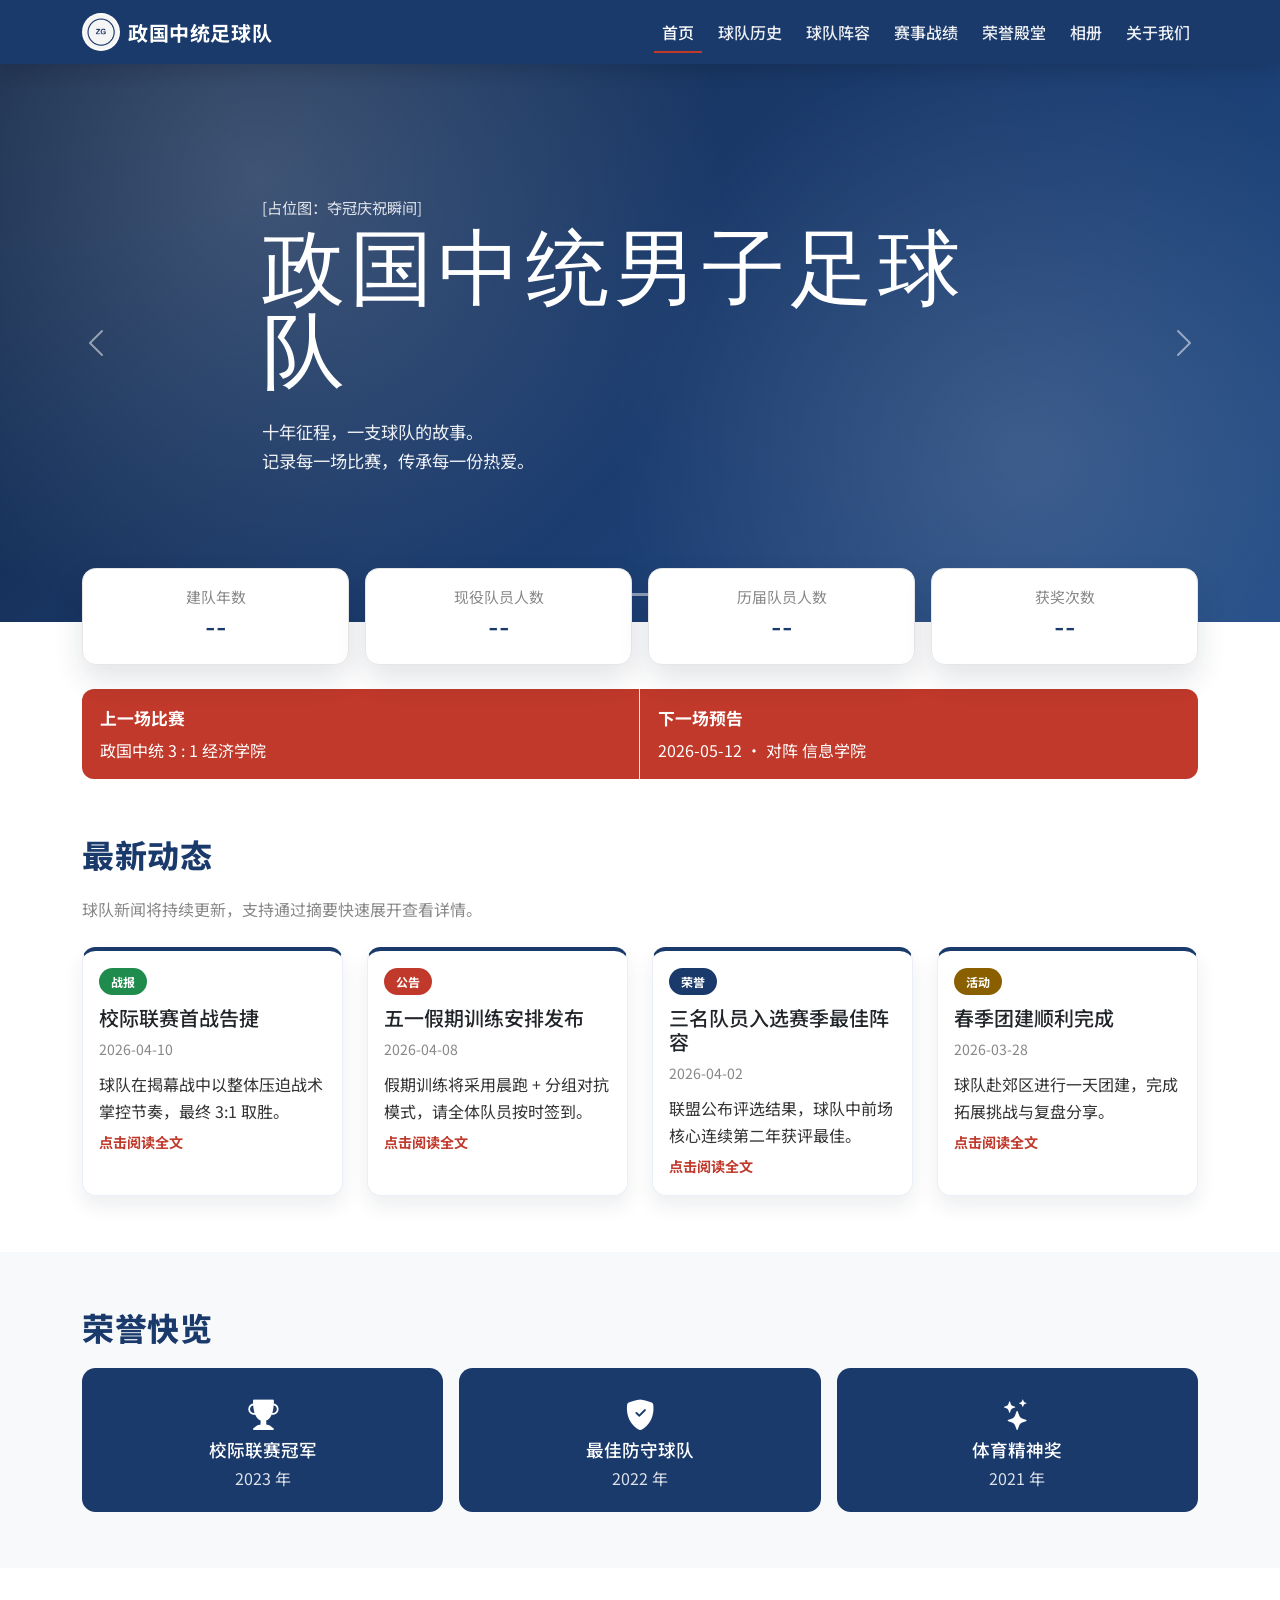
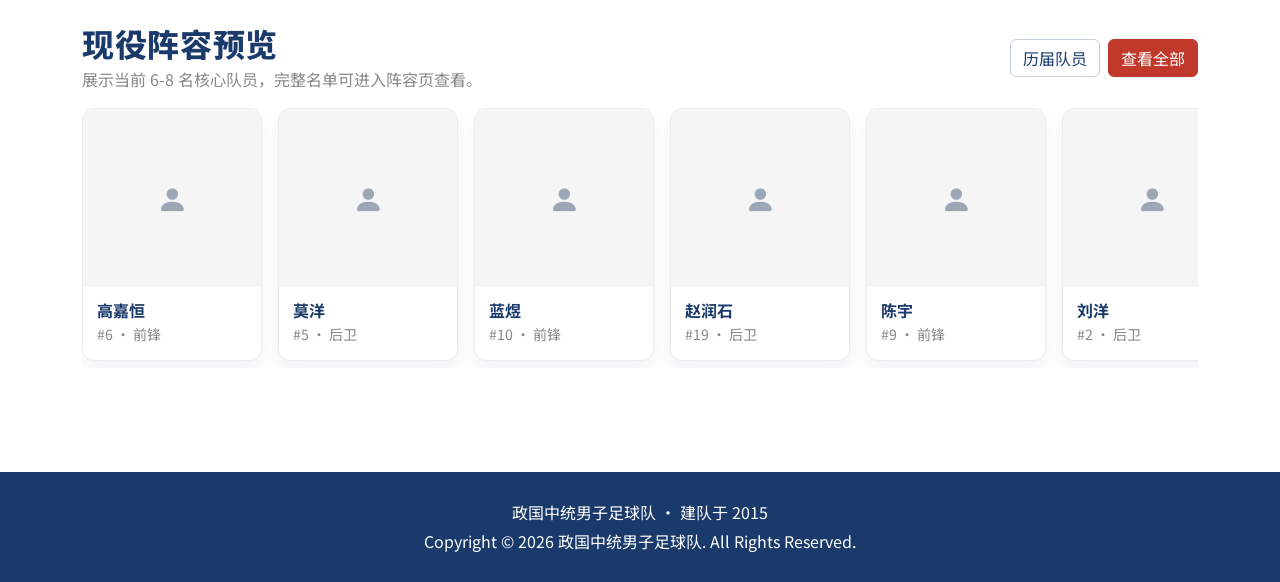
<file: index.html>
<!doctype html>
<html lang="zh-CN">
  <head>
    <meta charset="UTF-8">
    <meta name="viewport" content="width=device-width, initial-scale=1.0">
    <title>政国中统男子足球队 | 首页</title>
    <link rel="stylesheet" href="https://cdn.jsdelivr.net/npm/bootstrap@5.3.0/dist/css/bootstrap.min.css">
    <link rel="stylesheet" href="https://cdn.jsdelivr.net/npm/bootstrap-icons@1.11.3/font/bootstrap-icons.css">
    <link rel="stylesheet" href="css/style.css">
  </head>
  <body>
    <nav class="navbar navbar-expand-lg navbar-dark team-navbar sticky-top" aria-label="主导航">
      <div class="container">
        <a class="navbar-brand d-flex align-items-center" href="index.html">
          <img src="img/logo-placeholder.png" alt="球队 Logo 占位" class="team-logo me-2">
          <span>政国中统足球队</span>
        </a>
        <button class="navbar-toggler text-white border border-light" type="button" data-bs-toggle="collapse" data-bs-target="#mainNavbar" aria-controls="mainNavbar" aria-expanded="false" aria-label="切换导航">
          <span class="navbar-toggler-icon"></span>
        </button>
        <div class="collapse navbar-collapse" id="mainNavbar">
          <ul class="navbar-nav ms-auto mb-2 mb-lg-0 gap-lg-2">
            <li class="nav-item"><a class="nav-link active" href="index.html">首页</a></li>
            <li class="nav-item"><a class="nav-link" href="history.html">球队历史</a></li>
            <li class="nav-item"><a class="nav-link" href="roster.html">球队阵容</a></li>
            <li class="nav-item"><a class="nav-link" href="matches.html">赛事战绩</a></li>
            <li class="nav-item"><a class="nav-link" href="honors.html">荣誉殿堂</a></li>
            <li class="nav-item"><a class="nav-link" href="gallery.html">相册</a></li>
            <li class="nav-item"><a class="nav-link" href="about.html">关于我们</a></li>
          </ul>
        </div>
      </div>
    </nav>

    <header class="hero-section">
      <div id="heroCarousel" class="carousel slide hero-carousel" data-bs-ride="carousel" data-bs-interval="4200">
        <div class="carousel-indicators">
          <button type="button" data-bs-target="#heroCarousel" data-bs-slide-to="0" class="active" aria-current="true" aria-label="幻灯片 1"></button>
          <button type="button" data-bs-target="#heroCarousel" data-bs-slide-to="1" aria-label="幻灯片 2"></button>
          <button type="button" data-bs-target="#heroCarousel" data-bs-slide-to="2" aria-label="幻灯片 3"></button>
          <button type="button" data-bs-target="#heroCarousel" data-bs-slide-to="3" aria-label="幻灯片 4"></button>
          <button type="button" data-bs-target="#heroCarousel" data-bs-slide-to="4" aria-label="幻灯片 5"></button>
        </div>
        <div class="carousel-inner">
          <div class="carousel-item active">
            <div class="hero-slide slide-1">
              <div class="container hero-content">
                <p class="hero-caption">[占位图：夺冠庆祝瞬间]</p>
                <h1 class="hero-title">政国中统男子足球队</h1>
                <p class="hero-subtitle">十年征程，一支球队的故事。<br>记录每一场比赛，传承每一份热爱。</p>
              </div>
            </div>
          </div>
          <div class="carousel-item">
            <div class="hero-slide slide-2">
              <div class="container hero-content">
                <p class="hero-caption">[占位图：关键进球后的全队拥抱]</p>
                <h1 class="hero-title">政国中统男子足球队</h1>
                <p class="hero-subtitle">十年征程，一支球队的故事。<br>记录每一场比赛，传承每一份热爱。</p>
              </div>
            </div>
          </div>
          <div class="carousel-item">
            <div class="hero-slide slide-3">
              <div class="container hero-content">
                <p class="hero-caption">[占位图：雨战拼抢镜头]</p>
                <h1 class="hero-title">政国中统男子足球队</h1>
                <p class="hero-subtitle">十年征程，一支球队的故事。<br>记录每一场比赛，传承每一份热爱。</p>
              </div>
            </div>
          </div>
          <div class="carousel-item">
            <div class="hero-slide slide-4">
              <div class="container hero-content">
                <p class="hero-caption">[占位图：训练日常与战术讨论]</p>
                <h1 class="hero-title">政国中统男子足球队</h1>
                <p class="hero-subtitle">十年征程，一支球队的故事。<br>记录每一场比赛，传承每一份热爱。</p>
              </div>
            </div>
          </div>
          <div class="carousel-item">
            <div class="hero-slide slide-5">
              <div class="container hero-content">
                <p class="hero-caption">[占位图：球队团建合照]</p>
                <h1 class="hero-title">政国中统男子足球队</h1>
                <p class="hero-subtitle">十年征程，一支球队的故事。<br>记录每一场比赛，传承每一份热爱。</p>
              </div>
            </div>
          </div>
        </div>
        <button class="carousel-control-prev" type="button" data-bs-target="#heroCarousel" data-bs-slide="prev">
          <span class="carousel-control-prev-icon" aria-hidden="true"></span>
          <span class="visually-hidden">上一张</span>
        </button>
        <button class="carousel-control-next" type="button" data-bs-target="#heroCarousel" data-bs-slide="next">
          <span class="carousel-control-next-icon" aria-hidden="true"></span>
          <span class="visually-hidden">下一张</span>
        </button>
      </div>

      <div class="container stats-row">
        <div class="row g-3">
          <div class="col-6 col-lg-3">
            <article class="stat-card">
              <p class="stat-label">建队年数</p>
              <p class="stat-value">--</p>
            </article>
          </div>
          <div class="col-6 col-lg-3">
            <article class="stat-card">
              <p class="stat-label">现役队员人数</p>
              <p class="stat-value">--</p>
            </article>
          </div>
          <div class="col-6 col-lg-3">
            <article class="stat-card">
              <p class="stat-label">历届队员人数</p>
              <p class="stat-value">--</p>
            </article>
          </div>
          <div class="col-6 col-lg-3">
            <article class="stat-card">
              <p class="stat-label">获奖次数</p>
              <p class="stat-value">--</p>
            </article>
          </div>
        </div>

        <div class="match-ticker">
          <div class="row g-0">
            <div class="col-lg-6 border-end border-light-subtle">
              <div class="match-item">
                <strong>上一场比赛</strong>
                <span>政国中统 3 : 1 经济学院</span>
              </div>
            </div>
            <div class="col-lg-6">
              <div class="match-item">
                <strong>下一场预告</strong>
                <span>2026-05-12 · 对阵 信息学院</span>
              </div>
            </div>
          </div>
        </div>
      </div>
    </header>

    <main>
      <section class="section-block">
        <div class="container">
          <h2 class="section-heading">最新动态</h2>
          <p class="section-subheading">球队新闻将持续更新，支持通过摘要快速展开查看详情。</p>
          <div class="row row-cols-1 row-cols-md-2 row-cols-xl-4 g-4">
            <div class="col">
              <article class="card news-card">
                <div class="card-body">
                  <span class="news-tag battle">战报</span>
                  <h3 class="h5">校际联赛首战告捷</h3>
                  <p class="news-date">2026-04-10</p>
                  <a class="news-summary-link" href="#">
                    球队在揭幕战中以整体压迫战术掌控节奏，最终 3:1 取胜。<span class="read-hint">点击阅读全文</span>
                  </a>
                  <p class="news-more">下半场通过边路提速完成关键突破，教练组对阵型执行力给予肯定。</p>
                </div>
              </article>
            </div>
            <div class="col">
              <article class="card news-card">
                <div class="card-body">
                  <span class="news-tag notice">公告</span>
                  <h3 class="h5">五一假期训练安排发布</h3>
                  <p class="news-date">2026-04-08</p>
                  <a class="news-summary-link" href="#">
                    假期训练将采用晨跑 + 分组对抗模式，请全体队员按时签到。<span class="read-hint">点击阅读全文</span>
                  </a>
                  <p class="news-more">教练组已公布每位队员的负荷建议，重点强调拉伸恢复和饮食管理。</p>
                </div>
              </article>
            </div>
            <div class="col">
              <article class="card news-card">
                <div class="card-body">
                  <span class="news-tag honor">荣誉</span>
                  <h3 class="h5">三名队员入选赛季最佳阵容</h3>
                  <p class="news-date">2026-04-02</p>
                  <a class="news-summary-link" href="#">
                    联盟公布评选结果，球队中前场核心连续第二年获评最佳。<span class="read-hint">点击阅读全文</span>
                  </a>
                  <p class="news-more">俱乐部将于下周举行内部表彰会，并在荣誉殿堂页面同步更新完整名单。</p>
                </div>
              </article>
            </div>
            <div class="col">
              <article class="card news-card">
                <div class="card-body">
                  <span class="news-tag activity">活动</span>
                  <h3 class="h5">春季团建顺利完成</h3>
                  <p class="news-date">2026-03-28</p>
                  <a class="news-summary-link" href="#">
                    球队赴郊区进行一天团建，完成拓展挑战与复盘分享。<span class="read-hint">点击阅读全文</span>
                  </a>
                  <p class="news-more">本次活动重点提升沟通效率与临场协作，队内氛围和默契度显著提升。</p>
                </div>
              </article>
            </div>
          </div>
        </div>
      </section>

      <section class="section-block bg-light">
        <div class="container">
          <h2 class="section-heading">荣誉快览</h2>
          <div class="row g-3">
            <div class="col-md-4">
              <article class="honor-quick-card">
                <i class="bi bi-trophy-fill" aria-hidden="true"></i>
                <h3>校际联赛冠军</h3>
                <p>2023 年</p>
              </article>
            </div>
            <div class="col-md-4">
              <article class="honor-quick-card">
                <i class="bi bi-shield-fill-check" aria-hidden="true"></i>
                <h3>最佳防守球队</h3>
                <p>2022 年</p>
              </article>
            </div>
            <div class="col-md-4">
              <article class="honor-quick-card">
                <i class="bi bi-stars" aria-hidden="true"></i>
                <h3>体育精神奖</h3>
                <p>2021 年</p>
              </article>
            </div>
          </div>
        </div>
      </section>

      <section class="section-block">
        <div class="container">
          <div class="d-flex flex-wrap justify-content-between align-items-center gap-2 mb-3">
            <div>
              <h2 class="section-heading mb-1">现役阵容预览</h2>
              <p class="section-subheading mb-0">展示当前 6-8 名核心队员，完整名单可进入阵容页查看。</p>
            </div>
            <div class="d-flex gap-2">
              <a class="btn btn-team-outline" href="alumni.html">历届队员</a>
              <a class="btn btn-team-primary" href="roster.html">查看全部</a>
            </div>
          </div>
          <div id="rosterPreviewList" class="preview-scroll">
            <div class="empty-state">阵容加载中...</div>
          </div>
        </div>
      </section>
    </main>

    <footer class="team-footer py-4">
      <div class="container text-center">
        <p>政国中统男子足球队 · 建队于 2015</p>
        <p>Copyright © <span id="footerYear"></span> 政国中统男子足球队. All Rights Reserved.</p>
      </div>
    </footer>

    <script src="https://cdn.jsdelivr.net/npm/bootstrap@5.3.0/dist/js/bootstrap.bundle.min.js"></script>
    <script src="js/main.js"></script>
  </body>
</html>
</file>
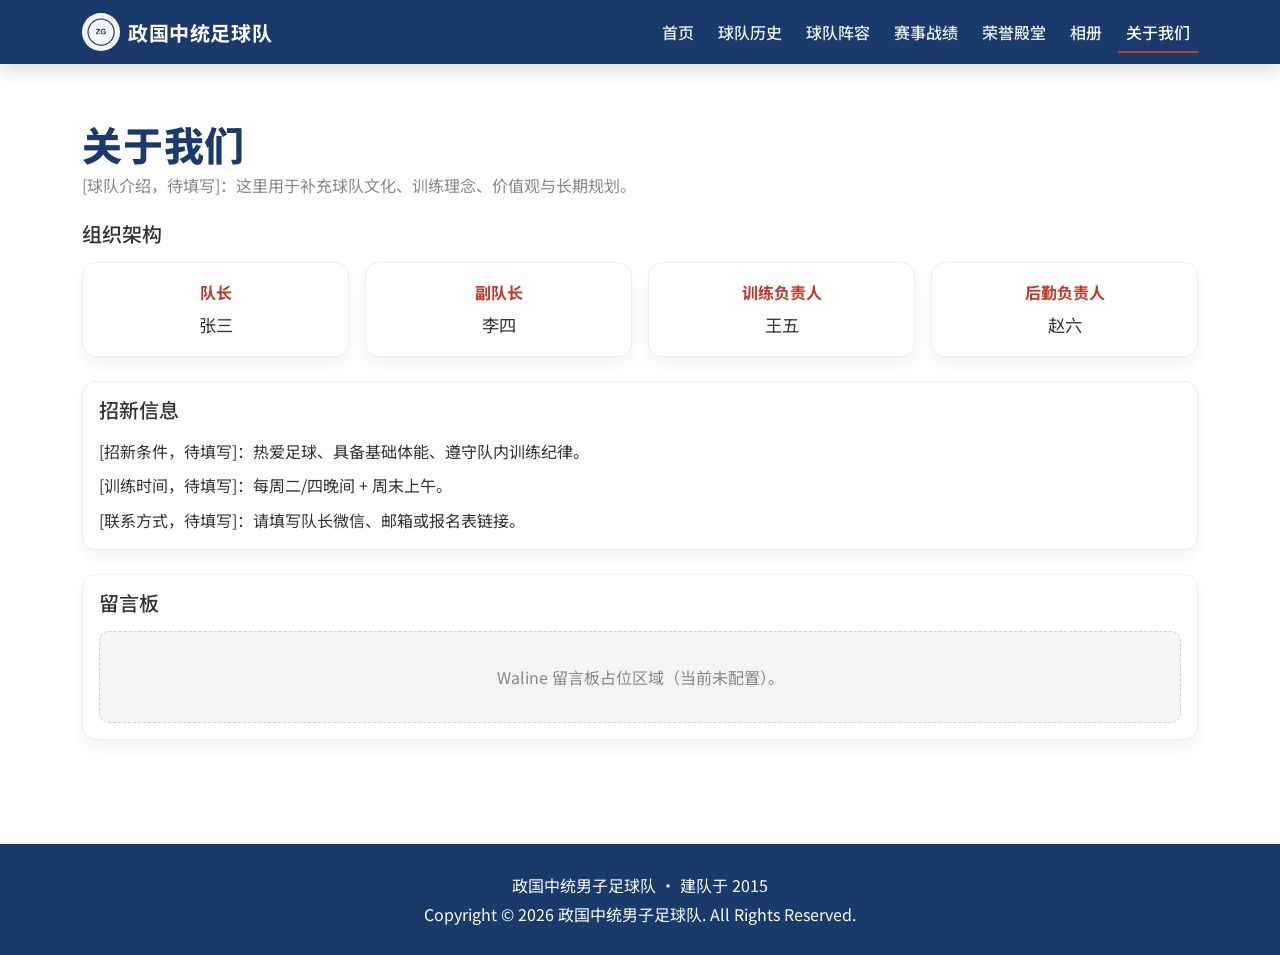
<file: about.html>
<!doctype html>
<html lang="zh-CN">
  <head>
    <meta charset="UTF-8">
    <meta name="viewport" content="width=device-width, initial-scale=1.0">
    <title>政国中统男子足球队 | 关于我们</title>
    <link rel="stylesheet" href="https://cdn.jsdelivr.net/npm/bootstrap@5.3.0/dist/css/bootstrap.min.css">
    <link rel="stylesheet" href="https://cdn.jsdelivr.net/npm/bootstrap-icons@1.11.3/font/bootstrap-icons.css">
    <link rel="stylesheet" href="css/style.css">
  </head>
  <body>
    <nav class="navbar navbar-expand-lg navbar-dark team-navbar sticky-top" aria-label="主导航">
      <div class="container">
        <a class="navbar-brand d-flex align-items-center" href="index.html">
          <img src="img/logo-placeholder.png" alt="球队 Logo 占位" class="team-logo me-2">
          <span>政国中统足球队</span>
        </a>
        <button class="navbar-toggler text-white border border-light" type="button" data-bs-toggle="collapse" data-bs-target="#mainNavbar" aria-controls="mainNavbar" aria-expanded="false" aria-label="切换导航">
          <span class="navbar-toggler-icon"></span>
        </button>
        <div class="collapse navbar-collapse" id="mainNavbar">
          <ul class="navbar-nav ms-auto mb-2 mb-lg-0 gap-lg-2">
            <li class="nav-item"><a class="nav-link" href="index.html">首页</a></li>
            <li class="nav-item"><a class="nav-link" href="history.html">球队历史</a></li>
            <li class="nav-item"><a class="nav-link" href="roster.html">球队阵容</a></li>
            <li class="nav-item"><a class="nav-link" href="matches.html">赛事战绩</a></li>
            <li class="nav-item"><a class="nav-link" href="honors.html">荣誉殿堂</a></li>
            <li class="nav-item"><a class="nav-link" href="gallery.html">相册</a></li>
            <li class="nav-item"><a class="nav-link active" href="about.html">关于我们</a></li>
          </ul>
        </div>
      </div>
    </nav>

    <main class="section-block">
      <div class="container">
        <section class="mb-4">
          <h1 class="section-heading mb-1">关于我们</h1>
          <p class="section-subheading">[球队介绍，待填写]：这里用于补充球队文化、训练理念、价值观与长期规划。</p>
        </section>

        <section class="mb-4">
          <h2 class="h5 mb-3">组织架构</h2>
          <div class="row g-3 org-grid">
            <div class="col-6 col-lg-3">
              <article class="about-card">
                <p class="org-role">队长</p>
                <p class="org-name">张三</p>
              </article>
            </div>
            <div class="col-6 col-lg-3">
              <article class="about-card">
                <p class="org-role">副队长</p>
                <p class="org-name">李四</p>
              </article>
            </div>
            <div class="col-6 col-lg-3">
              <article class="about-card">
                <p class="org-role">训练负责人</p>
                <p class="org-name">王五</p>
              </article>
            </div>
            <div class="col-6 col-lg-3">
              <article class="about-card">
                <p class="org-role">后勤负责人</p>
                <p class="org-name">赵六</p>
              </article>
            </div>
          </div>
        </section>

        <section class="about-card p-3 mb-4">
          <h2 class="h5 mb-3">招新信息</h2>
          <p class="mb-2">[招新条件，待填写]：热爱足球、具备基础体能、遵守队内训练纪律。</p>
          <p class="mb-2">[训练时间，待填写]：每周二/四晚间 + 周末上午。</p>
          <p class="mb-0">[联系方式，待填写]：请填写队长微信、邮箱或报名表链接。</p>
        </section>

        <section class="about-card p-3">
          <h2 class="h5 mb-3">留言板</h2>
          <!-- Waline 留言板：请按 README.md 中的教程完成配置后替换此处代码 -->
          <!--
          <link rel="stylesheet" href="https://unpkg.com/@waline/client@v3/dist/waline.css" />
          <div id="waline"></div>
          <script type="module">
            import { init } from "https://unpkg.com/@waline/client@v3/dist/waline.js";
            init({
              el: "#waline",
              serverURL: "https://your-waline-server.vercel.app",
              path: window.location.pathname
            });
          </script>
          -->
          <div class="placeholder-box">Waline 留言板占位区域（当前未配置）。</div>
        </section>
      </div>
    </main>

    <footer class="team-footer py-4">
      <div class="container text-center">
        <p>政国中统男子足球队 · 建队于 2015</p>
        <p>Copyright © <span id="footerYear"></span> 政国中统男子足球队. All Rights Reserved.</p>
      </div>
    </footer>

    <script src="https://cdn.jsdelivr.net/npm/bootstrap@5.3.0/dist/js/bootstrap.bundle.min.js"></script>
    <script src="js/main.js"></script>
  </body>
</html>
</file>
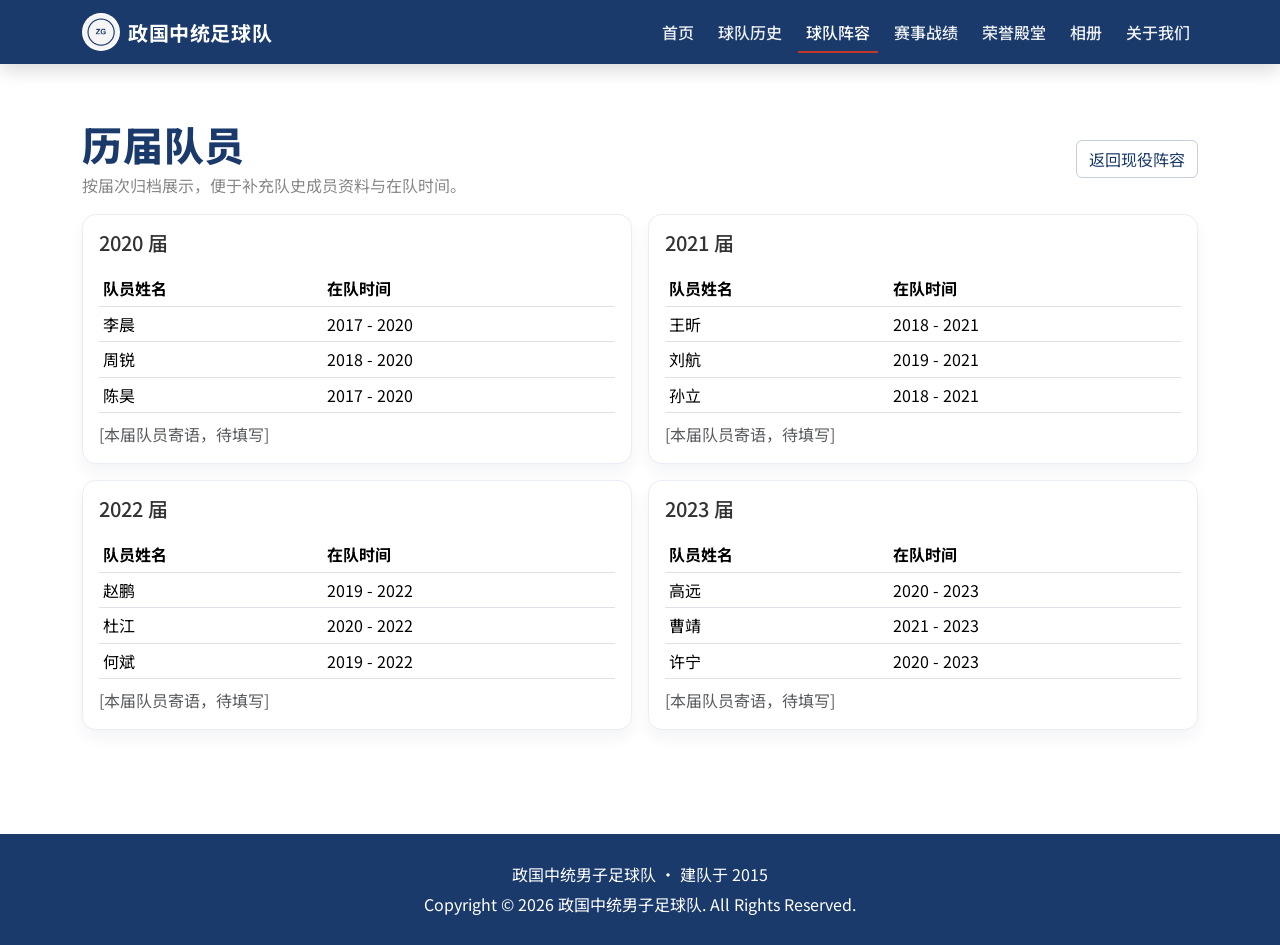
<file: alumni.html>
<!doctype html>
<html lang="zh-CN">
  <head>
    <meta charset="UTF-8">
    <meta name="viewport" content="width=device-width, initial-scale=1.0">
    <title>政国中统男子足球队 | 历届队员</title>
    <link rel="stylesheet" href="https://cdn.jsdelivr.net/npm/bootstrap@5.3.0/dist/css/bootstrap.min.css">
    <link rel="stylesheet" href="https://cdn.jsdelivr.net/npm/bootstrap-icons@1.11.3/font/bootstrap-icons.css">
    <link rel="stylesheet" href="css/style.css">
  </head>
  <body>
    <nav class="navbar navbar-expand-lg navbar-dark team-navbar sticky-top" aria-label="主导航">
      <div class="container">
        <a class="navbar-brand d-flex align-items-center" href="index.html">
          <img src="img/logo-placeholder.png" alt="球队 Logo 占位" class="team-logo me-2">
          <span>政国中统足球队</span>
        </a>
        <button class="navbar-toggler text-white border border-light" type="button" data-bs-toggle="collapse" data-bs-target="#mainNavbar" aria-controls="mainNavbar" aria-expanded="false" aria-label="切换导航">
          <span class="navbar-toggler-icon"></span>
        </button>
        <div class="collapse navbar-collapse" id="mainNavbar">
          <ul class="navbar-nav ms-auto mb-2 mb-lg-0 gap-lg-2">
            <li class="nav-item"><a class="nav-link" href="index.html">首页</a></li>
            <li class="nav-item"><a class="nav-link" href="history.html">球队历史</a></li>
            <li class="nav-item"><a class="nav-link active" href="roster.html">球队阵容</a></li>
            <li class="nav-item"><a class="nav-link" href="matches.html">赛事战绩</a></li>
            <li class="nav-item"><a class="nav-link" href="honors.html">荣誉殿堂</a></li>
            <li class="nav-item"><a class="nav-link" href="gallery.html">相册</a></li>
            <li class="nav-item"><a class="nav-link" href="about.html">关于我们</a></li>
          </ul>
        </div>
      </div>
    </nav>

    <main class="section-block">
      <div class="container">
        <div class="d-flex flex-wrap justify-content-between align-items-center gap-2 mb-3">
          <div>
            <h1 class="section-heading mb-1">历届队员</h1>
            <p class="section-subheading mb-0">按届次归档展示，便于补充队史成员资料与在队时间。</p>
          </div>
          <a class="btn btn-team-outline" href="roster.html">返回现役阵容</a>
        </div>

        <div class="row g-3">
          <div class="col-12 col-lg-6">
            <article class="alumni-card p-3 h-100">
              <h2 class="h5 mb-3">2020 届</h2>
              <div class="table-responsive">
                <table class="table table-sm align-middle mb-2">
                  <thead>
                    <tr>
                      <th>队员姓名</th>
                      <th>在队时间</th>
                    </tr>
                  </thead>
                  <tbody>
                    <tr><td>李晨</td><td>2017 - 2020</td></tr>
                    <tr><td>周锐</td><td>2018 - 2020</td></tr>
                    <tr><td>陈昊</td><td>2017 - 2020</td></tr>
                  </tbody>
                </table>
              </div>
              <p class="mb-0 text-muted">[本届队员寄语，待填写]</p>
            </article>
          </div>

          <div class="col-12 col-lg-6">
            <article class="alumni-card p-3 h-100">
              <h2 class="h5 mb-3">2021 届</h2>
              <div class="table-responsive">
                <table class="table table-sm align-middle mb-2">
                  <thead>
                    <tr>
                      <th>队员姓名</th>
                      <th>在队时间</th>
                    </tr>
                  </thead>
                  <tbody>
                    <tr><td>王昕</td><td>2018 - 2021</td></tr>
                    <tr><td>刘航</td><td>2019 - 2021</td></tr>
                    <tr><td>孙立</td><td>2018 - 2021</td></tr>
                  </tbody>
                </table>
              </div>
              <p class="mb-0 text-muted">[本届队员寄语，待填写]</p>
            </article>
          </div>

          <div class="col-12 col-lg-6">
            <article class="alumni-card p-3 h-100">
              <h2 class="h5 mb-3">2022 届</h2>
              <div class="table-responsive">
                <table class="table table-sm align-middle mb-2">
                  <thead>
                    <tr>
                      <th>队员姓名</th>
                      <th>在队时间</th>
                    </tr>
                  </thead>
                  <tbody>
                    <tr><td>赵鹏</td><td>2019 - 2022</td></tr>
                    <tr><td>杜江</td><td>2020 - 2022</td></tr>
                    <tr><td>何斌</td><td>2019 - 2022</td></tr>
                  </tbody>
                </table>
              </div>
              <p class="mb-0 text-muted">[本届队员寄语，待填写]</p>
            </article>
          </div>

          <div class="col-12 col-lg-6">
            <article class="alumni-card p-3 h-100">
              <h2 class="h5 mb-3">2023 届</h2>
              <div class="table-responsive">
                <table class="table table-sm align-middle mb-2">
                  <thead>
                    <tr>
                      <th>队员姓名</th>
                      <th>在队时间</th>
                    </tr>
                  </thead>
                  <tbody>
                    <tr><td>高远</td><td>2020 - 2023</td></tr>
                    <tr><td>曹靖</td><td>2021 - 2023</td></tr>
                    <tr><td>许宁</td><td>2020 - 2023</td></tr>
                  </tbody>
                </table>
              </div>
              <p class="mb-0 text-muted">[本届队员寄语，待填写]</p>
            </article>
          </div>
        </div>
      </div>
    </main>

    <footer class="team-footer py-4">
      <div class="container text-center">
        <p>政国中统男子足球队 · 建队于 2015</p>
        <p>Copyright © <span id="footerYear"></span> 政国中统男子足球队. All Rights Reserved.</p>
      </div>
    </footer>

    <script src="https://cdn.jsdelivr.net/npm/bootstrap@5.3.0/dist/js/bootstrap.bundle.min.js"></script>
    <script src="js/main.js"></script>
  </body>
</html>
</file>
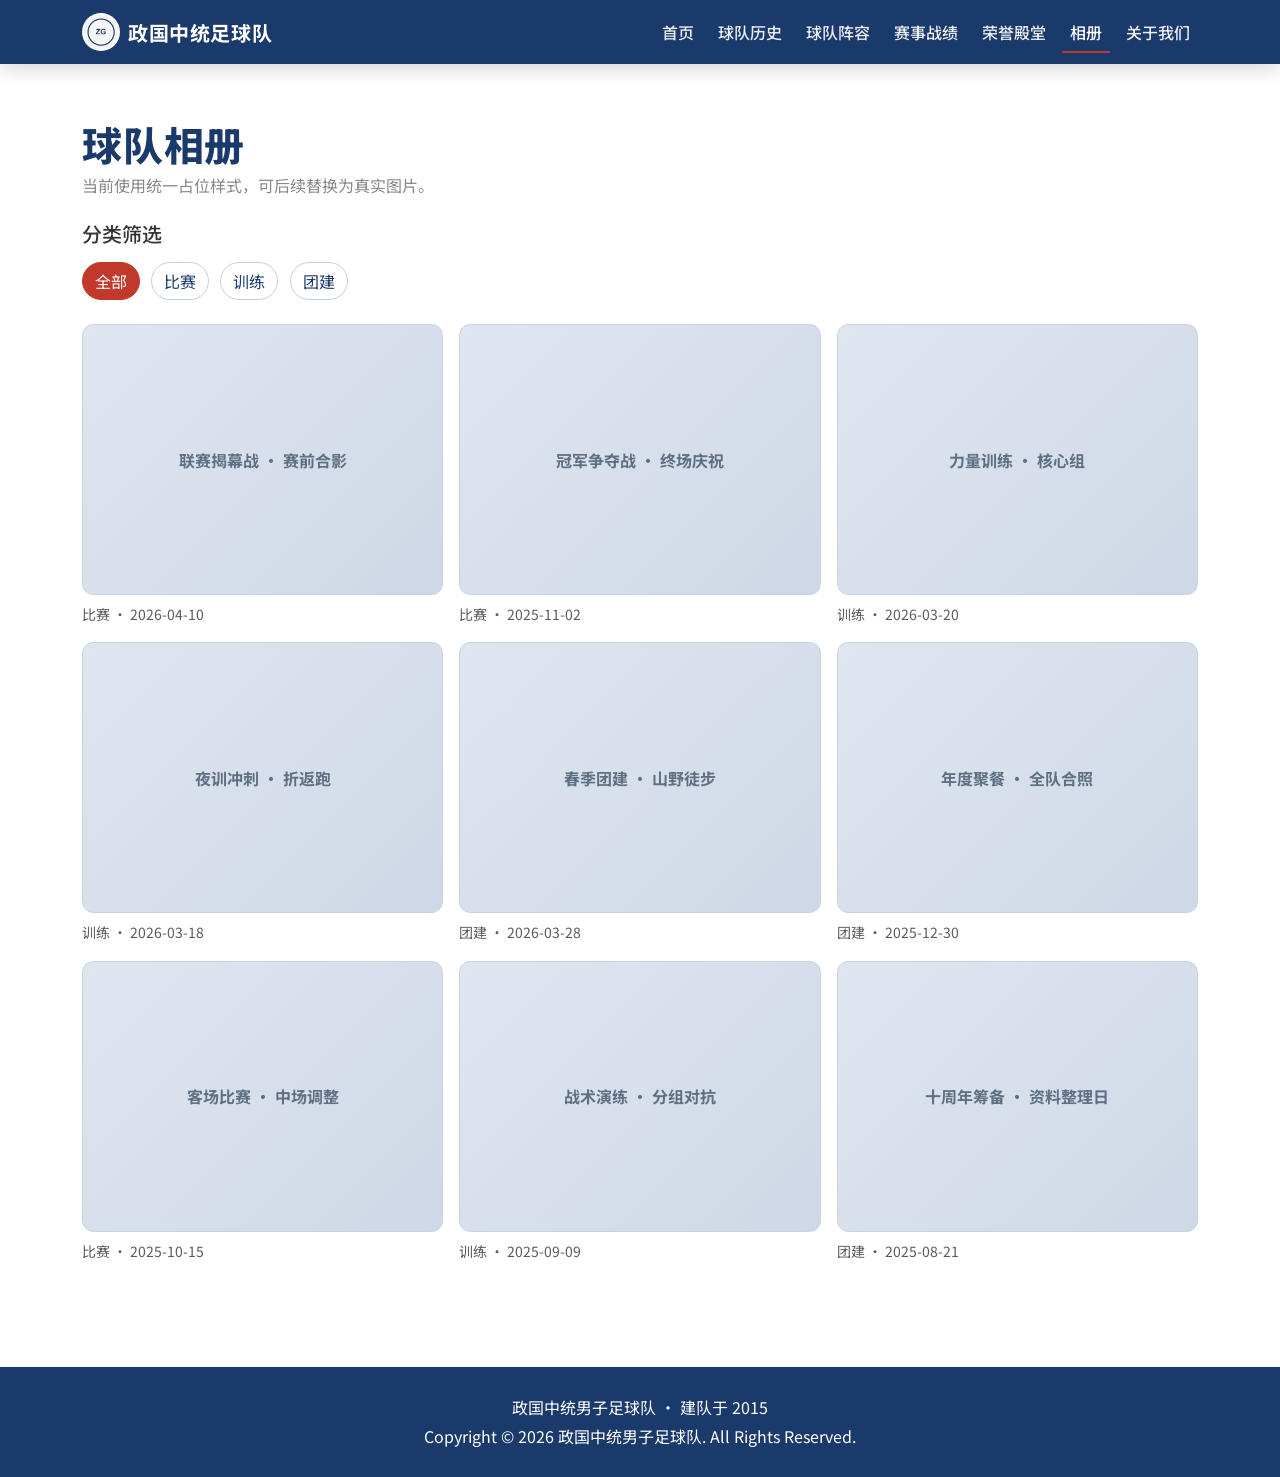
<file: gallery.html>
<!doctype html>
<html lang="zh-CN">
  <head>
    <meta charset="UTF-8">
    <meta name="viewport" content="width=device-width, initial-scale=1.0">
    <title>政国中统男子足球队 | 相册</title>
    <link rel="stylesheet" href="https://cdn.jsdelivr.net/npm/bootstrap@5.3.0/dist/css/bootstrap.min.css">
    <link rel="stylesheet" href="https://cdn.jsdelivr.net/npm/bootstrap-icons@1.11.3/font/bootstrap-icons.css">
    <link rel="stylesheet" href="css/style.css">
  </head>
  <body>
    <nav class="navbar navbar-expand-lg navbar-dark team-navbar sticky-top" aria-label="主导航">
      <div class="container">
        <a class="navbar-brand d-flex align-items-center" href="index.html">
          <img src="img/logo-placeholder.png" alt="球队 Logo 占位" class="team-logo me-2">
          <span>政国中统足球队</span>
        </a>
        <button class="navbar-toggler text-white border border-light" type="button" data-bs-toggle="collapse" data-bs-target="#mainNavbar" aria-controls="mainNavbar" aria-expanded="false" aria-label="切换导航">
          <span class="navbar-toggler-icon"></span>
        </button>
        <div class="collapse navbar-collapse" id="mainNavbar">
          <ul class="navbar-nav ms-auto mb-2 mb-lg-0 gap-lg-2">
            <li class="nav-item"><a class="nav-link" href="index.html">首页</a></li>
            <li class="nav-item"><a class="nav-link" href="history.html">球队历史</a></li>
            <li class="nav-item"><a class="nav-link" href="roster.html">球队阵容</a></li>
            <li class="nav-item"><a class="nav-link" href="matches.html">赛事战绩</a></li>
            <li class="nav-item"><a class="nav-link" href="honors.html">荣誉殿堂</a></li>
            <li class="nav-item"><a class="nav-link active" href="gallery.html">相册</a></li>
            <li class="nav-item"><a class="nav-link" href="about.html">关于我们</a></li>
          </ul>
        </div>
      </div>
    </nav>

    <main class="section-block">
      <div class="container">
        <h1 class="section-heading mb-1">球队相册</h1>
        <p class="section-subheading">当前使用统一占位样式，可后续替换为真实图片。</p>

        <section class="mb-4">
          <h2 class="h5 mb-3">分类筛选</h2>
          <div id="galleryFilters" class="gallery-filter">
            <button class="btn btn-team-primary active" data-filter="all">全部</button>
            <button class="btn btn-team-outline" data-filter="match">比赛</button>
            <button class="btn btn-team-outline" data-filter="training">训练</button>
            <button class="btn btn-team-outline" data-filter="team">团建</button>
          </div>
        </section>

        <section>
          <div class="row g-3">
            <div class="col-6 col-lg-4 gallery-item" data-category="match" data-title="联赛揭幕战 · 赛前合影">
              <article class="h-100">
                <div class="gallery-placeholder">联赛揭幕战 · 赛前合影</div>
                <p class="small text-muted mt-2 mb-0">比赛 · 2026-04-10</p>
              </article>
            </div>
            <div class="col-6 col-lg-4 gallery-item" data-category="match" data-title="冠军争夺战 · 终场庆祝">
              <article class="h-100">
                <div class="gallery-placeholder">冠军争夺战 · 终场庆祝</div>
                <p class="small text-muted mt-2 mb-0">比赛 · 2025-11-02</p>
              </article>
            </div>
            <div class="col-6 col-lg-4 gallery-item" data-category="training" data-title="力量训练 · 核心组">
              <article class="h-100">
                <div class="gallery-placeholder">力量训练 · 核心组</div>
                <p class="small text-muted mt-2 mb-0">训练 · 2026-03-20</p>
              </article>
            </div>
            <div class="col-6 col-lg-4 gallery-item" data-category="training" data-title="夜训冲刺 · 折返跑">
              <article class="h-100">
                <div class="gallery-placeholder">夜训冲刺 · 折返跑</div>
                <p class="small text-muted mt-2 mb-0">训练 · 2026-03-18</p>
              </article>
            </div>
            <div class="col-6 col-lg-4 gallery-item" data-category="team" data-title="春季团建 · 山野徒步">
              <article class="h-100">
                <div class="gallery-placeholder">春季团建 · 山野徒步</div>
                <p class="small text-muted mt-2 mb-0">团建 · 2026-03-28</p>
              </article>
            </div>
            <div class="col-6 col-lg-4 gallery-item" data-category="team" data-title="年度聚餐 · 全队合照">
              <article class="h-100">
                <div class="gallery-placeholder">年度聚餐 · 全队合照</div>
                <p class="small text-muted mt-2 mb-0">团建 · 2025-12-30</p>
              </article>
            </div>
            <div class="col-6 col-lg-4 gallery-item" data-category="match" data-title="客场比赛 · 中场调整">
              <article class="h-100">
                <div class="gallery-placeholder">客场比赛 · 中场调整</div>
                <p class="small text-muted mt-2 mb-0">比赛 · 2025-10-15</p>
              </article>
            </div>
            <div class="col-6 col-lg-4 gallery-item" data-category="training" data-title="战术演练 · 分组对抗">
              <article class="h-100">
                <div class="gallery-placeholder">战术演练 · 分组对抗</div>
                <p class="small text-muted mt-2 mb-0">训练 · 2025-09-09</p>
              </article>
            </div>
            <div class="col-6 col-lg-4 gallery-item" data-category="team" data-title="十周年筹备 · 资料整理日">
              <article class="h-100">
                <div class="gallery-placeholder">十周年筹备 · 资料整理日</div>
                <p class="small text-muted mt-2 mb-0">团建 · 2025-08-21</p>
              </article>
            </div>
          </div>
        </section>
      </div>
    </main>

    <div class="modal fade" id="galleryModal" tabindex="-1" aria-hidden="true">
      <div class="modal-dialog modal-lg modal-dialog-centered">
        <div class="modal-content">
          <div class="modal-header">
            <h2 class="modal-title fs-5" id="galleryModalCaption">图片说明</h2>
            <button type="button" class="btn-close" data-bs-dismiss="modal" aria-label="关闭"></button>
          </div>
          <div class="modal-body">
            <div id="galleryModalPlaceholder" class="lightbox-placeholder">图片预览</div>
            <p class="small text-muted mt-2 mb-0">分类：<span id="galleryModalTag">未分类</span></p>
          </div>
        </div>
      </div>
    </div>

    <footer class="team-footer py-4">
      <div class="container text-center">
        <p>政国中统男子足球队 · 建队于 2015</p>
        <p>Copyright © <span id="footerYear"></span> 政国中统男子足球队. All Rights Reserved.</p>
      </div>
    </footer>

    <script src="https://cdn.jsdelivr.net/npm/bootstrap@5.3.0/dist/js/bootstrap.bundle.min.js"></script>
    <script src="js/main.js"></script>
  </body>
</html>
</file>
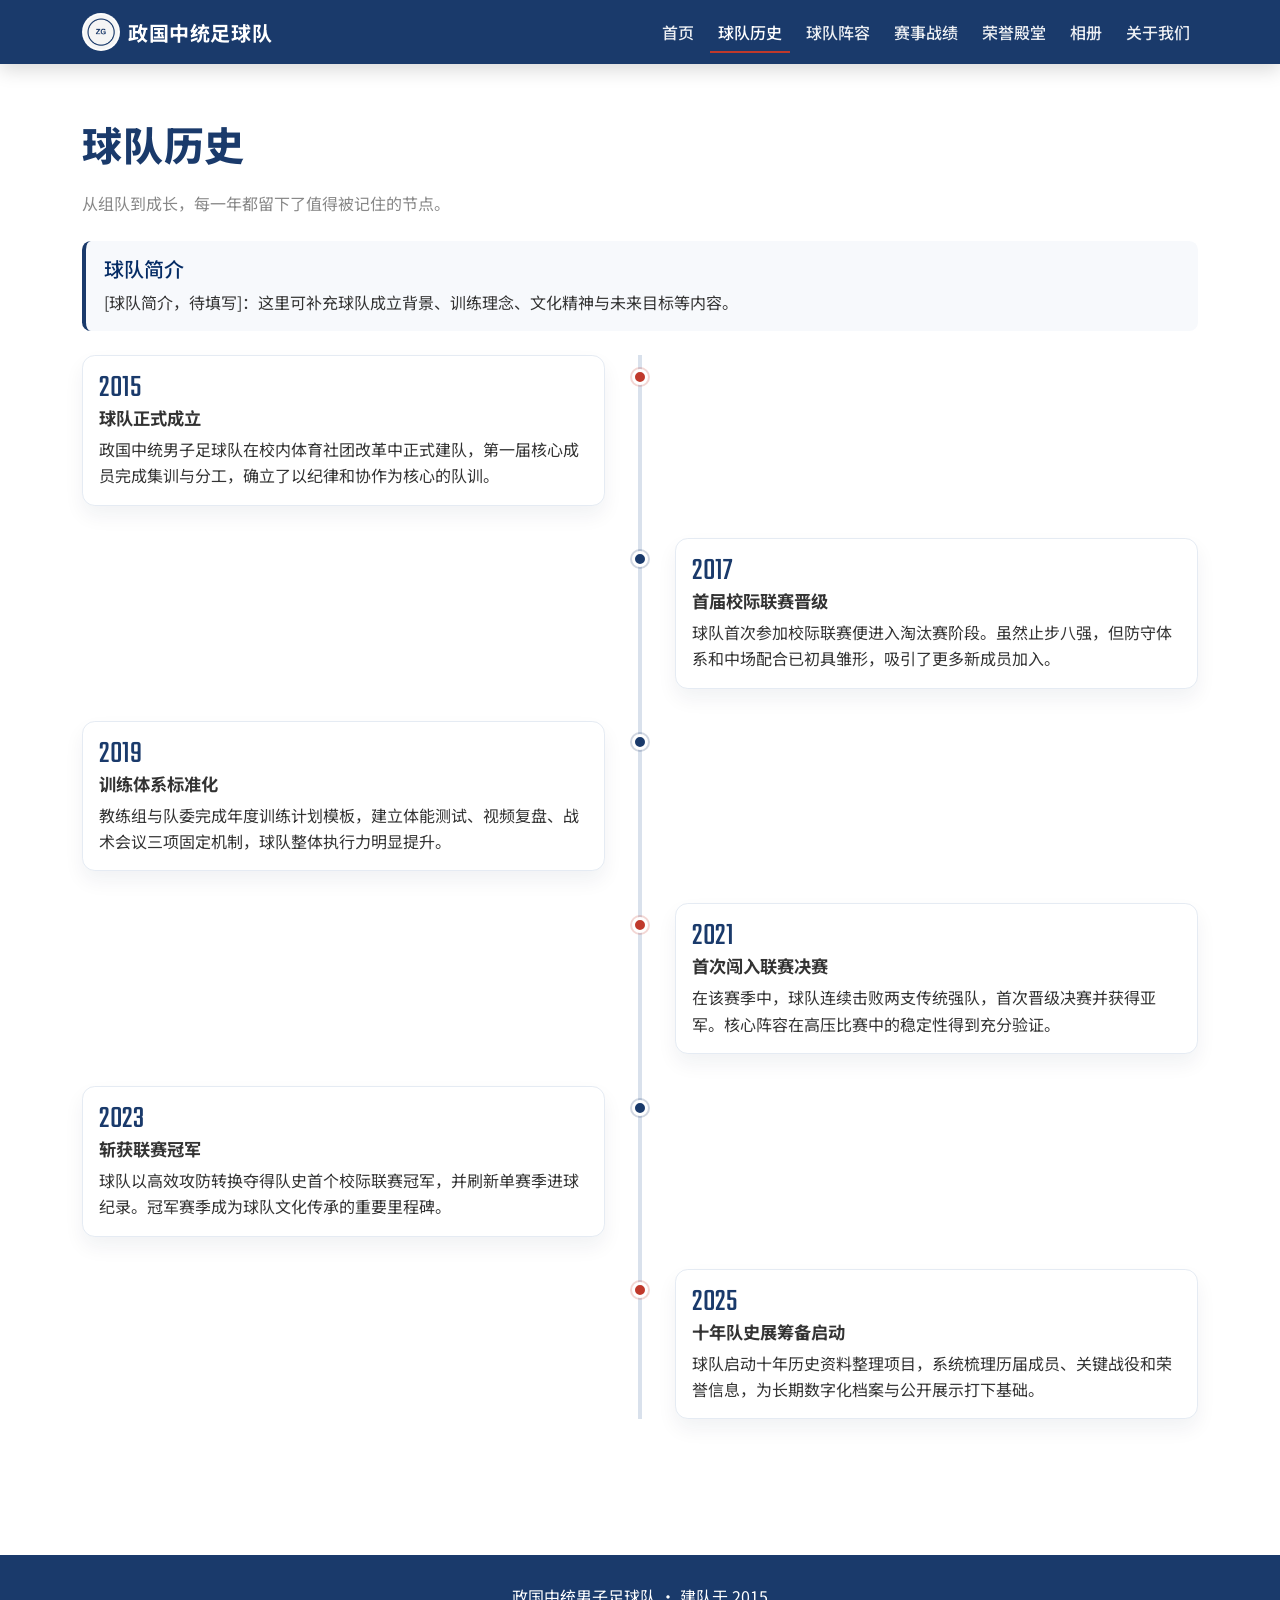
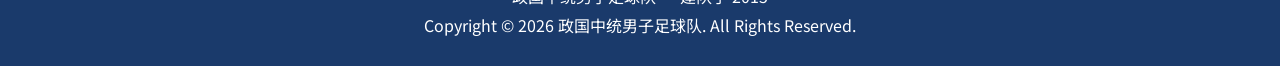
<file: history.html>
<!doctype html>
<html lang="zh-CN">
  <head>
    <meta charset="UTF-8">
    <meta name="viewport" content="width=device-width, initial-scale=1.0">
    <title>政国中统男子足球队 | 球队历史</title>
    <link rel="stylesheet" href="https://cdn.jsdelivr.net/npm/bootstrap@5.3.0/dist/css/bootstrap.min.css">
    <link rel="stylesheet" href="https://cdn.jsdelivr.net/npm/bootstrap-icons@1.11.3/font/bootstrap-icons.css">
    <link rel="stylesheet" href="css/style.css">
  </head>
  <body>
    <nav class="navbar navbar-expand-lg navbar-dark team-navbar sticky-top" aria-label="主导航">
      <div class="container">
        <a class="navbar-brand d-flex align-items-center" href="index.html">
          <img src="img/logo-placeholder.png" alt="球队 Logo 占位" class="team-logo me-2">
          <span>政国中统足球队</span>
        </a>
        <button class="navbar-toggler text-white border border-light" type="button" data-bs-toggle="collapse" data-bs-target="#mainNavbar" aria-controls="mainNavbar" aria-expanded="false" aria-label="切换导航">
          <span class="navbar-toggler-icon"></span>
        </button>
        <div class="collapse navbar-collapse" id="mainNavbar">
          <ul class="navbar-nav ms-auto mb-2 mb-lg-0 gap-lg-2">
            <li class="nav-item"><a class="nav-link" href="index.html">首页</a></li>
            <li class="nav-item"><a class="nav-link active" href="history.html">球队历史</a></li>
            <li class="nav-item"><a class="nav-link" href="roster.html">球队阵容</a></li>
            <li class="nav-item"><a class="nav-link" href="matches.html">赛事战绩</a></li>
            <li class="nav-item"><a class="nav-link" href="honors.html">荣誉殿堂</a></li>
            <li class="nav-item"><a class="nav-link" href="gallery.html">相册</a></li>
            <li class="nav-item"><a class="nav-link" href="about.html">关于我们</a></li>
          </ul>
        </div>
      </div>
    </nav>

    <main class="section-block">
      <div class="container">
        <h1 class="section-heading">球队历史</h1>
        <p class="section-subheading">从组队到成长，每一年都留下了值得被记住的节点。</p>

        <section class="timeline-intro mb-4">
          <h2 class="h5 text-primary-emphasis">球队简介</h2>
          <p class="mb-0">[球队简介，待填写]：这里可补充球队成立背景、训练理念、文化精神与未来目标等内容。</p>
        </section>

        <ul class="timeline">
          <li class="timeline-item">
            <span class="timeline-dot important" aria-hidden="true"></span>
            <article class="timeline-card">
              <p class="timeline-year">2015</p>
              <h2 class="timeline-event">球队正式成立</h2>
              <p class="mb-0">政国中统男子足球队在校内体育社团改革中正式建队，第一届核心成员完成集训与分工，确立了以纪律和协作为核心的队训。</p>
            </article>
          </li>
          <li class="timeline-item">
            <span class="timeline-dot" aria-hidden="true"></span>
            <article class="timeline-card">
              <p class="timeline-year">2017</p>
              <h2 class="timeline-event">首届校际联赛晋级</h2>
              <p class="mb-0">球队首次参加校际联赛便进入淘汰赛阶段。虽然止步八强，但防守体系和中场配合已初具雏形，吸引了更多新成员加入。</p>
            </article>
          </li>
          <li class="timeline-item">
            <span class="timeline-dot" aria-hidden="true"></span>
            <article class="timeline-card">
              <p class="timeline-year">2019</p>
              <h2 class="timeline-event">训练体系标准化</h2>
              <p class="mb-0">教练组与队委完成年度训练计划模板，建立体能测试、视频复盘、战术会议三项固定机制，球队整体执行力明显提升。</p>
            </article>
          </li>
          <li class="timeline-item">
            <span class="timeline-dot important" aria-hidden="true"></span>
            <article class="timeline-card">
              <p class="timeline-year">2021</p>
              <h2 class="timeline-event">首次闯入联赛决赛</h2>
              <p class="mb-0">在该赛季中，球队连续击败两支传统强队，首次晋级决赛并获得亚军。核心阵容在高压比赛中的稳定性得到充分验证。</p>
            </article>
          </li>
          <li class="timeline-item">
            <span class="timeline-dot" aria-hidden="true"></span>
            <article class="timeline-card">
              <p class="timeline-year">2023</p>
              <h2 class="timeline-event">斩获联赛冠军</h2>
              <p class="mb-0">球队以高效攻防转换夺得队史首个校际联赛冠军，并刷新单赛季进球纪录。冠军赛季成为球队文化传承的重要里程碑。</p>
            </article>
          </li>
          <li class="timeline-item">
            <span class="timeline-dot important" aria-hidden="true"></span>
            <article class="timeline-card">
              <p class="timeline-year">2025</p>
              <h2 class="timeline-event">十年队史展筹备启动</h2>
              <p class="mb-0">球队启动十年历史资料整理项目，系统梳理历届成员、关键战役和荣誉信息，为长期数字化档案与公开展示打下基础。</p>
            </article>
          </li>
        </ul>
      </div>
    </main>

    <footer class="team-footer py-4">
      <div class="container text-center">
        <p>政国中统男子足球队 · 建队于 2015</p>
        <p>Copyright © <span id="footerYear"></span> 政国中统男子足球队. All Rights Reserved.</p>
      </div>
    </footer>

    <script src="https://cdn.jsdelivr.net/npm/bootstrap@5.3.0/dist/js/bootstrap.bundle.min.js"></script>
    <script src="js/main.js"></script>
  </body>
</html>
</file>
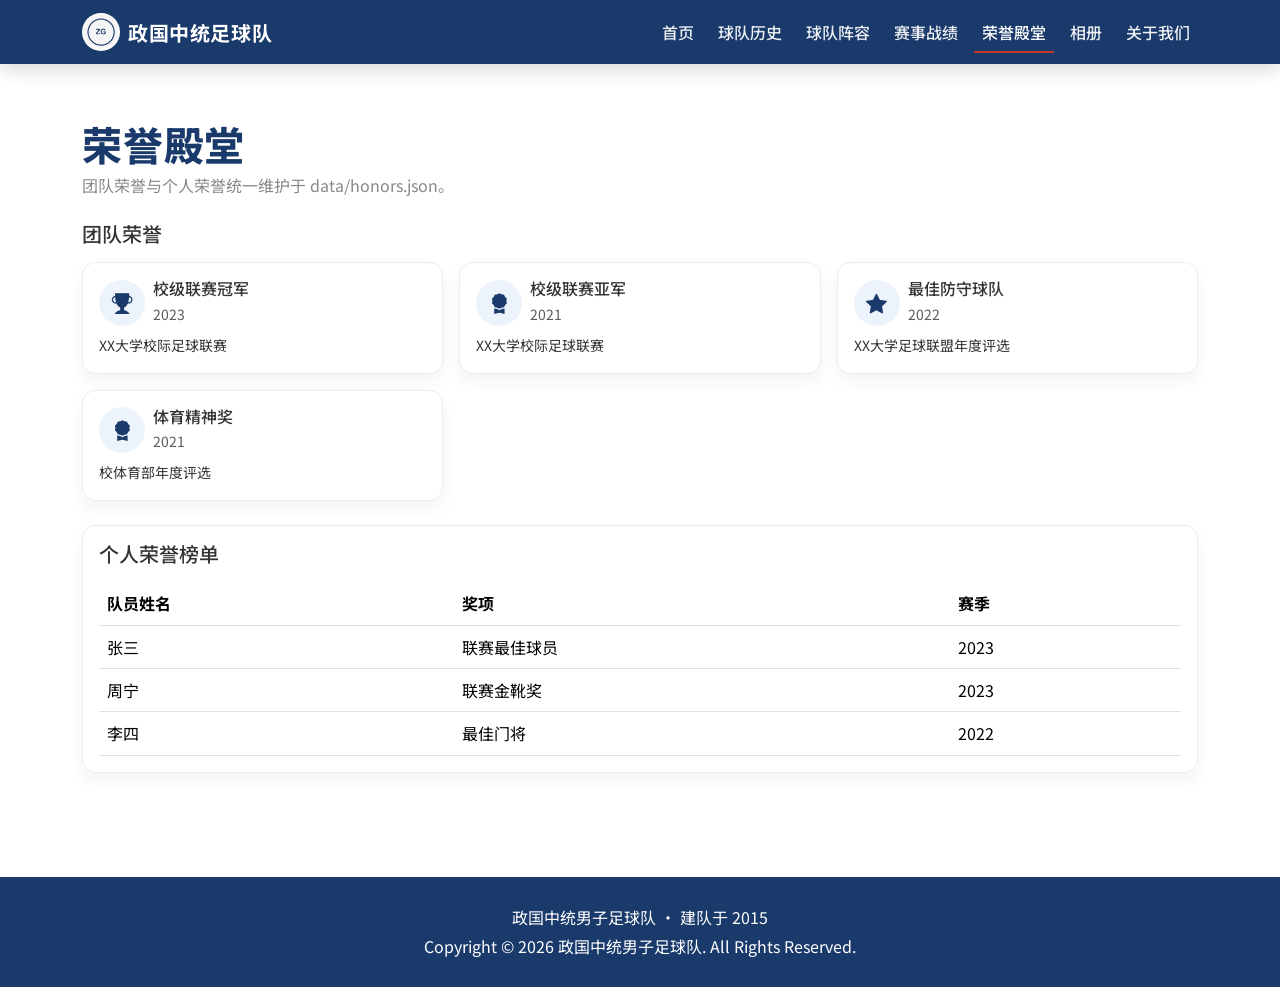
<file: honors.html>
<!doctype html>
<html lang="zh-CN">
  <head>
    <meta charset="UTF-8">
    <meta name="viewport" content="width=device-width, initial-scale=1.0">
    <title>政国中统男子足球队 | 荣誉殿堂</title>
    <link rel="stylesheet" href="https://cdn.jsdelivr.net/npm/bootstrap@5.3.0/dist/css/bootstrap.min.css">
    <link rel="stylesheet" href="https://cdn.jsdelivr.net/npm/bootstrap-icons@1.11.3/font/bootstrap-icons.css">
    <link rel="stylesheet" href="css/style.css">
  </head>
  <body>
    <nav class="navbar navbar-expand-lg navbar-dark team-navbar sticky-top" aria-label="主导航">
      <div class="container">
        <a class="navbar-brand d-flex align-items-center" href="index.html">
          <img src="img/logo-placeholder.png" alt="球队 Logo 占位" class="team-logo me-2">
          <span>政国中统足球队</span>
        </a>
        <button class="navbar-toggler text-white border border-light" type="button" data-bs-toggle="collapse" data-bs-target="#mainNavbar" aria-controls="mainNavbar" aria-expanded="false" aria-label="切换导航">
          <span class="navbar-toggler-icon"></span>
        </button>
        <div class="collapse navbar-collapse" id="mainNavbar">
          <ul class="navbar-nav ms-auto mb-2 mb-lg-0 gap-lg-2">
            <li class="nav-item"><a class="nav-link" href="index.html">首页</a></li>
            <li class="nav-item"><a class="nav-link" href="history.html">球队历史</a></li>
            <li class="nav-item"><a class="nav-link" href="roster.html">球队阵容</a></li>
            <li class="nav-item"><a class="nav-link" href="matches.html">赛事战绩</a></li>
            <li class="nav-item"><a class="nav-link active" href="honors.html">荣誉殿堂</a></li>
            <li class="nav-item"><a class="nav-link" href="gallery.html">相册</a></li>
            <li class="nav-item"><a class="nav-link" href="about.html">关于我们</a></li>
          </ul>
        </div>
      </div>
    </nav>

    <main class="section-block">
      <div class="container">
        <h1 class="section-heading mb-1">荣誉殿堂</h1>
        <p class="section-subheading">团队荣誉与个人荣誉统一维护于 data/honors.json。</p>

        <section class="mb-4">
          <h2 class="h5 mb-3">团队荣誉</h2>
          <div id="teamHonorsGrid" class="row g-3">
            <div class="col-12">
              <div class="empty-state">荣誉数据加载中...</div>
            </div>
          </div>
        </section>

        <section class="table-wrap p-3">
          <h2 class="h5 mb-3">个人荣誉榜单</h2>
          <div class="table-responsive">
            <table class="table align-middle mb-0">
              <thead>
                <tr>
                  <th>队员姓名</th>
                  <th>奖项</th>
                  <th>赛季</th>
                </tr>
              </thead>
              <tbody id="personalHonorsBody">
                <tr>
                  <td colspan="3">
                    <div class="empty-state">荣誉数据加载中...</div>
                  </td>
                </tr>
              </tbody>
            </table>
          </div>
        </section>
      </div>
    </main>

    <footer class="team-footer py-4">
      <div class="container text-center">
        <p>政国中统男子足球队 · 建队于 2015</p>
        <p>Copyright © <span id="footerYear"></span> 政国中统男子足球队. All Rights Reserved.</p>
      </div>
    </footer>

    <script src="https://cdn.jsdelivr.net/npm/bootstrap@5.3.0/dist/js/bootstrap.bundle.min.js"></script>
    <script src="js/main.js"></script>
  </body>
</html>
</file>
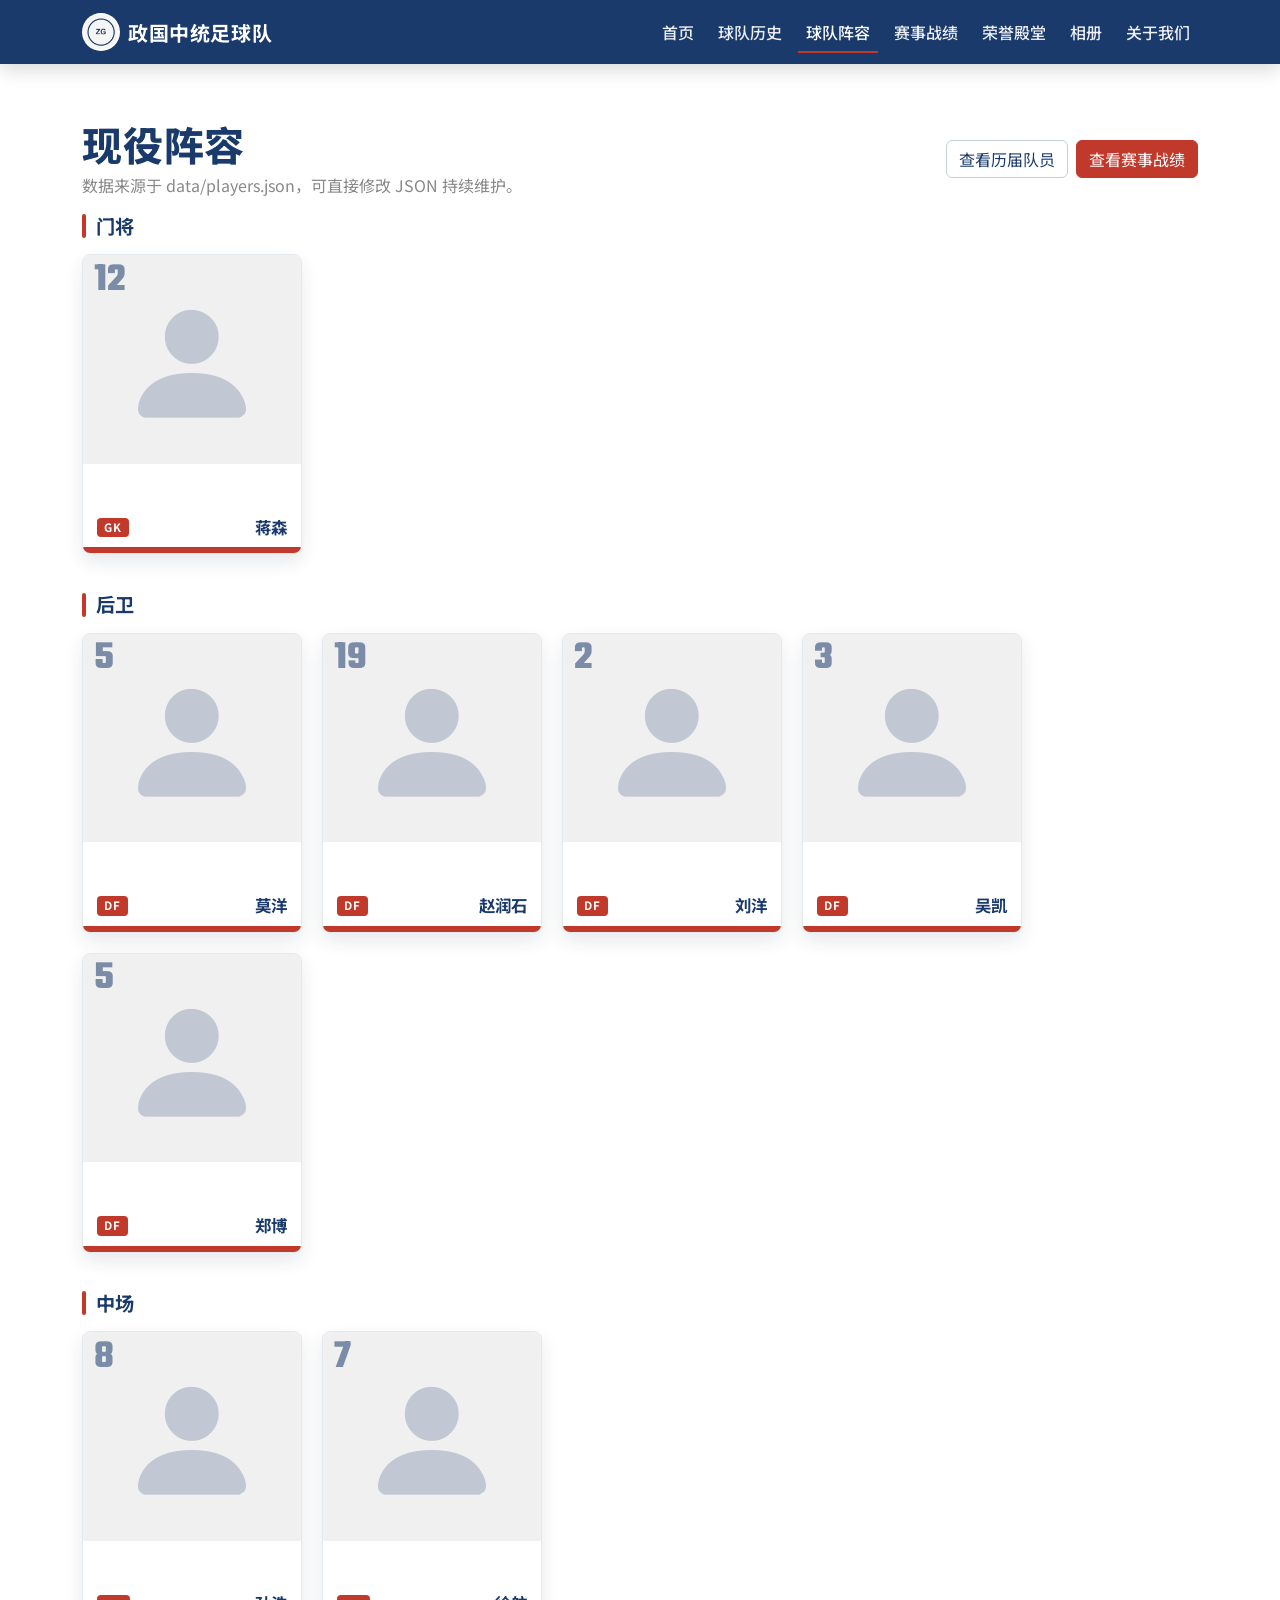
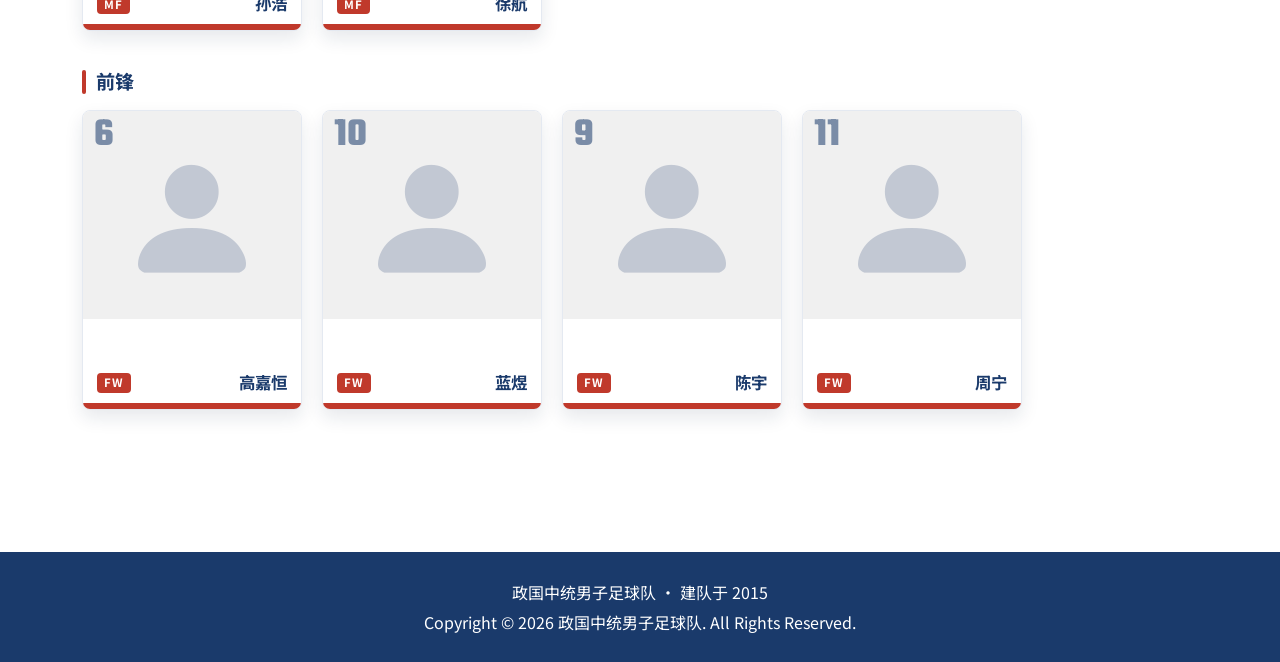
<file: roster.html>
<!doctype html>
<html lang="zh-CN">
  <head>
    <meta charset="UTF-8">
    <meta name="viewport" content="width=device-width, initial-scale=1.0">
    <title>政国中统男子足球队 | 现役阵容</title>
    <link rel="stylesheet" href="https://cdn.jsdelivr.net/npm/bootstrap@5.3.0/dist/css/bootstrap.min.css">
    <link rel="stylesheet" href="https://cdn.jsdelivr.net/npm/bootstrap-icons@1.11.3/font/bootstrap-icons.css">
    <link rel="stylesheet" href="css/style.css">
  </head>
  <body>
    <nav class="navbar navbar-expand-lg navbar-dark team-navbar sticky-top" aria-label="主导航">
      <div class="container">
        <a class="navbar-brand d-flex align-items-center" href="index.html">
          <img src="img/logo-placeholder.png" alt="球队 Logo 占位" class="team-logo me-2">
          <span>政国中统足球队</span>
        </a>
        <button class="navbar-toggler text-white border border-light" type="button" data-bs-toggle="collapse" data-bs-target="#mainNavbar" aria-controls="mainNavbar" aria-expanded="false" aria-label="切换导航">
          <span class="navbar-toggler-icon"></span>
        </button>
        <div class="collapse navbar-collapse" id="mainNavbar">
          <ul class="navbar-nav ms-auto mb-2 mb-lg-0 gap-lg-2">
            <li class="nav-item"><a class="nav-link" href="index.html">首页</a></li>
            <li class="nav-item"><a class="nav-link" href="history.html">球队历史</a></li>
            <li class="nav-item"><a class="nav-link active" href="roster.html">球队阵容</a></li>
            <li class="nav-item"><a class="nav-link" href="matches.html">赛事战绩</a></li>
            <li class="nav-item"><a class="nav-link" href="honors.html">荣誉殿堂</a></li>
            <li class="nav-item"><a class="nav-link" href="gallery.html">相册</a></li>
            <li class="nav-item"><a class="nav-link" href="about.html">关于我们</a></li>
          </ul>
        </div>
      </div>
    </nav>

    <main class="section-block">
      <div class="container">
        <div class="d-flex flex-wrap justify-content-between align-items-center gap-2 mb-3">
          <div>
            <h1 class="section-heading mb-1">现役阵容</h1>
            <p class="section-subheading mb-0">数据来源于 data/players.json，可直接修改 JSON 持续维护。</p>
          </div>
          <div class="d-flex gap-2">
            <a class="btn btn-team-outline" href="alumni.html">查看历届队员</a>
            <a class="btn btn-team-primary" href="matches.html">查看赛事战绩</a>
          </div>
        </div>

        <div id="rosterGroups">
          <div class="empty-state">队员数据加载中...</div>
        </div>
      </div>
    </main>

    <footer class="team-footer py-4">
      <div class="container text-center">
        <p>政国中统男子足球队 · 建队于 2015</p>
        <p>Copyright © <span id="footerYear"></span> 政国中统男子足球队. All Rights Reserved.</p>
      </div>
    </footer>

    <script src="https://cdn.jsdelivr.net/npm/bootstrap@5.3.0/dist/js/bootstrap.bundle.min.js"></script>
    <script src="js/main.js"></script>
  </body>
</html>
</file>
<file: css/style.css>
@import url("https://fonts.googleapis.com/css2?family=Noto+Sans+SC:wght@400;500;700;800&family=Teko:wght@500;700&display=swap");

:root {
  --team-white: #ffffff;
  --team-blue: #1a3a6b;
  --team-red: #c0392b;
  --neutral-bg: #f5f5f5;
  --text-main: #333333;
  --text-muted: #888888;
  --border-light: #e6e6e6;
}

* {
  box-sizing: border-box;
}

body {
  margin: 0;
  color: var(--text-main);
  background-color: var(--team-white);
  font-family: "Noto Sans SC", "Microsoft YaHei", sans-serif;
  line-height: 1.65;
}

a {
  color: var(--team-blue);
}

a:hover {
  color: var(--team-red);
}

.section-block {
  padding: 3.5rem 0;
}

.section-heading {
  margin-bottom: 1.4rem;
  color: var(--team-blue);
  font-weight: 800;
  letter-spacing: 0.02em;
}

.section-subheading {
  color: var(--text-muted);
  margin-bottom: 1.5rem;
}

.team-navbar {
  background-color: var(--team-blue);
  box-shadow: 0 6px 18px rgba(0, 0, 0, 0.15);
}

.team-navbar .navbar-brand {
  color: var(--team-white);
  font-weight: 700;
  letter-spacing: 0.03em;
}

.team-navbar .navbar-brand:hover {
  color: var(--team-white);
}

.team-logo {
  width: 38px;
  height: 38px;
  object-fit: cover;
  border-radius: 50%;
  border: 2px solid rgba(255, 255, 255, 0.8);
  background: var(--neutral-bg);
}

.team-navbar .nav-link {
  color: rgba(255, 255, 255, 0.92);
  font-weight: 500;
  border-bottom: 2px solid transparent;
  padding-bottom: 0.35rem;
}

.team-navbar .nav-link:hover,
.team-navbar .nav-link:focus {
  color: var(--team-white);
  border-bottom-color: rgba(192, 57, 43, 0.65);
}

.team-navbar .nav-link.active {
  color: var(--team-white);
  border-bottom-color: var(--team-red);
}

.hero-section {
  position: relative;
}

.hero-carousel {
  overflow: hidden;
}

.hero-slide {
  position: relative;
  min-height: 520px;
  height: 62vh;
  display: flex;
  align-items: center;
  color: var(--team-white);
}

.hero-slide::after {
  content: "";
  position: absolute;
  inset: 0;
  background-image: radial-gradient(circle at 20% 20%, rgba(255, 255, 255, 0.18), transparent 42%),
    radial-gradient(circle at 80% 70%, rgba(255, 255, 255, 0.14), transparent 38%);
}

.slide-1 {
  background: linear-gradient(135deg, #122748 0%, #1a3a6b 48%, #204a85 100%);
}

.slide-2 {
  background: linear-gradient(135deg, #1a3a6b 0%, #2e578f 55%, #4b7bb3 100%);
}

.slide-3 {
  background: linear-gradient(135deg, #0f2b55 0%, #375d94 45%, #8a2f2f 100%);
}

.slide-4 {
  background: linear-gradient(135deg, #1a3a6b 0%, #203f71 55%, #c0392b 100%);
}

.slide-5 {
  background: linear-gradient(135deg, #112440 0%, #1a3a6b 50%, #435f85 100%);
}

.hero-content {
  position: relative;
  z-index: 2;
  max-width: 780px;
}

.hero-title {
  margin-bottom: 1rem;
  color: var(--team-white);
  font-family: "Teko", sans-serif;
  font-size: clamp(2.6rem, 7.5vw, 5.2rem);
  letter-spacing: 0.06em;
  line-height: 1;
}

.hero-subtitle {
  max-width: 680px;
  font-size: 1.08rem;
  color: rgba(255, 255, 255, 0.92);
}

.hero-caption {
  font-size: 0.95rem;
  color: rgba(255, 255, 255, 0.85);
}

.stats-row {
  margin-top: -4.4rem;
  position: relative;
  z-index: 3;
}

.stat-card {
  background: var(--team-white);
  border-radius: 0.85rem;
  border: 1px solid var(--border-light);
  box-shadow: 0 14px 30px rgba(17, 33, 58, 0.12);
  text-align: center;
  padding: 1rem 0.75rem;
  height: 100%;
}

.stat-label {
  font-size: 0.93rem;
  color: var(--text-muted);
  margin-bottom: 0.35rem;
}

.stat-value {
  margin: 0;
  color: var(--team-blue);
  font-family: "Teko", sans-serif;
  font-size: 2.1rem;
  line-height: 1;
}

.match-ticker {
  margin-top: 1.5rem;
  background-color: var(--team-red);
  color: var(--team-white);
  border-radius: 0.75rem;
}

.match-item {
  padding: 1rem 1.15rem;
}

.match-item strong {
  display: block;
  font-size: 1.05rem;
  margin-bottom: 0.25rem;
}

.news-card {
  border: 1px solid #ebeff5;
  border-top: 4px solid var(--team-blue);
  border-radius: 0.85rem;
  box-shadow: 0 10px 20px rgba(20, 40, 70, 0.08);
  transition: transform 0.2s ease, box-shadow 0.2s ease;
  height: 100%;
}

.news-card:hover {
  transform: translateY(-4px);
  box-shadow: 0 16px 28px rgba(20, 40, 70, 0.12);
}

.news-tag {
  display: inline-block;
  font-size: 0.75rem;
  font-weight: 700;
  color: var(--team-white);
  border-radius: 999px;
  padding: 0.2rem 0.75rem;
  margin-bottom: 0.7rem;
}

.news-tag.battle {
  background-color: #1f8b4c;
}

.news-tag.notice {
  background-color: #c0392b;
}

.news-tag.honor {
  background-color: #1a3a6b;
}

.news-tag.activity {
  background-color: #8a5f00;
}

.news-date {
  color: var(--text-muted);
  font-size: 0.88rem;
  margin-bottom: 0.65rem;
}

.news-summary-link {
  color: var(--text-main);
  text-decoration: none;
}

.news-summary-link:hover {
  color: var(--team-red);
}

.news-summary-link .read-hint {
  font-size: 0.88rem;
  color: var(--team-red);
  display: block;
  margin-top: 0.45rem;
  font-weight: 700;
}

.news-more {
  display: none;
  margin-top: 0.75rem;
  padding-top: 0.65rem;
  border-top: 1px dashed #e0e5ec;
  font-size: 0.94rem;
  color: var(--text-muted);
}

.news-card.expanded .news-more {
  display: block;
}

.honor-quick-card {
  height: 100%;
  border-radius: 0.85rem;
  background: var(--team-blue);
  color: var(--team-white);
  text-align: center;
  padding: 1.25rem 1rem;
}

.honor-quick-card i {
  font-size: 1.9rem;
  margin-bottom: 0.7rem;
}

.honor-quick-card h3 {
  font-size: 1.1rem;
  margin-bottom: 0.35rem;
}

.honor-quick-card p {
  margin-bottom: 0;
  color: rgba(255, 255, 255, 0.85);
}

.preview-scroll {
  display: flex;
  gap: 1rem;
  overflow-x: auto;
  padding-bottom: 0.4rem;
}

.preview-scroll::-webkit-scrollbar {
  height: 7px;
}

.preview-scroll::-webkit-scrollbar-thumb {
  background: #c9d3e0;
  border-radius: 999px;
}

.player-preview-card {
  min-width: 180px;
  max-width: 180px;
  border-radius: 0.75rem;
  border: 1px solid #e8edf4;
  background: var(--team-white);
  box-shadow: 0 8px 16px rgba(20, 40, 70, 0.06);
  overflow: hidden;
}

.player-avatar-square {
  width: 100%;
  aspect-ratio: 1 / 1;
  background: var(--neutral-bg);
  display: flex;
  align-items: center;
  justify-content: center;
  color: #9ba6b6;
  font-size: 1.9rem;
}

.player-avatar-circle {
  width: 84px;
  height: 84px;
  border-radius: 50%;
  background: var(--neutral-bg);
  border: 2px solid #d6dee9;
  display: flex;
  align-items: center;
  justify-content: center;
  color: #9aa6b8;
  margin: 0 auto 0.8rem;
  font-size: 1.75rem;
  overflow: hidden;
}

.player-photo {
  width: 100%;
  height: 100%;
  object-fit: cover;
}

.player-meta {
  padding: 0.85rem;
}

.player-name {
  margin: 0;
  color: var(--team-blue);
  font-weight: 700;
}

.player-sub {
  margin: 0.2rem 0 0;
  color: var(--text-muted);
  font-size: 0.88rem;
}

.group-section {
  margin-bottom: 2.4rem;
}

.group-title {
  display: flex;
  align-items: center;
  gap: 0.62rem;
  margin: 0 0 1rem;
  color: var(--team-blue);
  font-size: 1.2rem;
  font-weight: 700;
  letter-spacing: 0.02em;
}

.group-title::before {
  content: "";
  width: 4px;
  height: 1.25em;
  border-radius: 2px;
  background: var(--team-red);
}

.roster-card-grid {
  display: flex;
  flex-wrap: wrap;
  gap: 20px;
  width: 100%;
  max-width: 940px;
}

.roster-card-item {
  flex: 0 0 calc((100% - 60px) / 4);
  max-width: calc((100% - 60px) / 4);
}

.roster-card,
.alumni-card,
.honor-card,
.about-card,
.table-wrap {
  border: 1px solid #e8edf4;
  border-radius: 0.85rem;
  box-shadow: 0 8px 16px rgba(20, 40, 70, 0.05);
  background: var(--team-white);
}

.roster-card {
  position: relative;
  width: 100%;
  height: 300px;
  border-radius: 8px;
  border: 1px solid #e4e9f1;
  overflow: hidden;
  display: flex;
  flex-direction: column;
  box-shadow: 0 8px 18px rgba(20, 40, 70, 0.1);
  transition: transform 0.2s ease, box-shadow 0.2s ease;
}

.roster-card:hover {
  transform: translateY(-4px);
  box-shadow: 0 14px 24px rgba(20, 40, 70, 0.16);
}

.roster-card::after {
  content: "";
  position: absolute;
  left: 0;
  right: 0;
  bottom: 0;
  height: 6px;
  background: var(--team-red);
}

.roster-card-top {
  position: relative;
  height: 70%;
  background: #f0f0f0;
  overflow: hidden;
}

.roster-avatar-wrap {
  width: 100%;
  height: 100%;
  display: flex;
  align-items: center;
  justify-content: center;
}

.roster-avatar-wrap .player-photo {
  width: 100%;
  height: 100%;
  object-fit: cover;
}

.roster-avatar-wrap .bi-person-fill {
  color: #c2c8d3;
  font-size: 9rem;
  line-height: 1;
}

.roster-jersey-number {
  position: absolute;
  left: 0.7rem;
  top: 0.35rem;
  font-family: "Teko", sans-serif;
  font-size: 2.5rem;
  font-weight: 700;
  color: rgba(26, 58, 107, 0.55);
  line-height: 1;
  z-index: 2;
}

.roster-card-info {
  height: 30%;
  padding: 0.95rem 0.85rem 1rem;
  background: var(--team-white);
  display: flex;
  align-items: flex-end;
  justify-content: space-between;
  gap: 0.7rem;
}

.roster-position-badge {
  display: inline-flex;
  align-items: center;
  justify-content: center;
  border-radius: 4px;
  background: var(--team-red);
  color: var(--team-white);
  font-size: 0.72rem;
  font-weight: 700;
  letter-spacing: 0.05em;
  padding: 0.25rem 0.48rem;
  line-height: 1;
}

.roster-player-name {
  margin: 0;
  color: var(--team-blue);
  font-size: 1.03rem;
  font-weight: 700;
  text-align: right;
  line-height: 1.2;
}

.timeline-intro {
  border-left: 4px solid var(--team-blue);
  background: #f7f9fc;
  border-radius: 0.55rem;
  padding: 1rem 1.1rem;
  margin-bottom: 2rem;
}

.timeline {
  list-style: none;
  margin: 0;
  padding: 0;
  position: relative;
}

.timeline::before {
  content: "";
  position: absolute;
  left: 50%;
  top: 0;
  bottom: 0;
  width: 4px;
  margin-left: -2px;
  background: #d9e1ec;
}

.timeline-item {
  position: relative;
  width: 50%;
  padding-right: 2.2rem;
  margin-bottom: 2rem;
}

.timeline-item:nth-child(even) {
  margin-left: 50%;
  padding-right: 0;
  padding-left: 2.2rem;
}

.timeline-dot {
  position: absolute;
  top: 0.85rem;
  right: -8px;
  width: 16px;
  height: 16px;
  border-radius: 50%;
  border: 3px solid var(--team-white);
  background: var(--team-blue);
  box-shadow: 0 0 0 2px rgba(26, 58, 107, 0.2);
}

.timeline-item:nth-child(even) .timeline-dot {
  right: auto;
  left: -8px;
}

.timeline-dot.important {
  background: var(--team-red);
  box-shadow: 0 0 0 2px rgba(192, 57, 43, 0.2);
}

.timeline-card {
  border: 1px solid #e5ebf3;
  border-radius: 0.8rem;
  background: var(--team-white);
  padding: 1rem;
  box-shadow: 0 10px 20px rgba(20, 40, 70, 0.06);
}

.timeline-year {
  margin: 0;
  color: var(--team-blue);
  font-family: "Teko", sans-serif;
  font-size: 2rem;
  line-height: 1;
}

.timeline-event {
  margin: 0.25rem 0 0.45rem;
  font-size: 1.08rem;
  font-weight: 700;
}

.filter-wrap .btn {
  border-radius: 999px;
  margin: 0 0.35rem 0.55rem 0;
}

.btn-team-primary {
  background-color: var(--team-red);
  border-color: var(--team-red);
  color: var(--team-white);
}

.btn-team-primary:hover,
.btn-team-primary:focus {
  background-color: #9e2f23;
  border-color: #9e2f23;
  color: var(--team-white);
}

.btn-team-outline {
  border-color: #c5cfde;
  color: var(--team-blue);
}

.btn-team-outline:hover,
.btn-team-outline:focus {
  background: var(--team-blue);
  border-color: var(--team-blue);
  color: var(--team-white);
}

.badge-result {
  font-weight: 700;
  border-radius: 999px;
  padding: 0.28rem 0.62rem;
}

.badge-result-w {
  background: #dff3e4;
  color: #1f8b4c;
}

.badge-result-d {
  background: #fff0cc;
  color: #8a5f00;
}

.badge-result-l {
  background: #fde3e1;
  color: #b33124;
}

.honor-icon {
  width: 46px;
  height: 46px;
  border-radius: 50%;
  background: #edf3fb;
  color: var(--team-blue);
  display: inline-flex;
  align-items: center;
  justify-content: center;
  font-size: 1.3rem;
}

.gallery-filter .btn {
  border-radius: 999px;
  margin-right: 0.45rem;
}

.gallery-filter .btn.active {
  background: var(--team-red);
  color: var(--team-white);
  border-color: var(--team-red);
}

.gallery-item {
  cursor: pointer;
}

.gallery-placeholder {
  aspect-ratio: 4 / 3;
  border-radius: 0.7rem;
  background: linear-gradient(135deg, #dfe6f0 0%, #ced8e6 100%);
  border: 1px solid #c9d3e0;
  color: #5f6f84;
  display: flex;
  align-items: center;
  justify-content: center;
  font-weight: 700;
  text-align: center;
  padding: 0.75rem;
}

.lightbox-placeholder {
  aspect-ratio: 4 / 3;
  border-radius: 0.8rem;
  background: linear-gradient(135deg, #e2e8f1 0%, #d2dbe9 100%);
  color: #4f6077;
  border: 1px solid #c8d2e0;
  display: flex;
  align-items: center;
  justify-content: center;
  font-size: 1.2rem;
  font-weight: 700;
  text-align: center;
  padding: 1rem;
}

.org-grid .about-card {
  padding: 1rem;
  text-align: center;
}

.org-role {
  color: var(--team-red);
  font-weight: 700;
  margin-bottom: 0.35rem;
}

.org-name {
  margin-bottom: 0;
  font-size: 1.08rem;
}

.placeholder-box {
  background: var(--neutral-bg);
  border: 1px dashed #d2d2d2;
  border-radius: 0.6rem;
  color: var(--text-muted);
  text-align: center;
  padding: 2rem 1rem;
}

.load-error,
.empty-state {
  border-radius: 0.55rem;
  padding: 0.8rem 1rem;
  margin: 0.35rem 0;
}

.load-error {
  background: #fde9e7;
  color: #9e2f23;
  border: 1px solid #f7c9c4;
}

.empty-state {
  background: #eef3f9;
  color: #4e627d;
  border: 1px solid #d8e1ee;
}

.team-footer {
  margin-top: 3rem;
  background: var(--team-blue);
  color: var(--team-white);
}

.team-footer p {
  margin: 0.2rem 0;
}

@media (max-width: 991.98px) {
  .hero-slide {
    min-height: 460px;
    height: 68vh;
  }

  .stats-row {
    margin-top: -3.5rem;
  }

  .timeline::before {
    left: 10px;
    margin-left: 0;
  }

  .timeline-item,
  .timeline-item:nth-child(even) {
    width: 100%;
    margin-left: 0;
    padding-left: 2rem;
    padding-right: 0;
  }

  .timeline-dot,
  .timeline-item:nth-child(even) .timeline-dot {
    left: 2px;
    right: auto;
  }

  .roster-card-grid {
    max-width: 700px;
  }

  .roster-card-item {
    flex: 0 0 calc((100% - 40px) / 3);
    max-width: calc((100% - 40px) / 3);
  }
}

@media (max-width: 575.98px) {
  .section-block {
    padding: 2.6rem 0;
  }

  .hero-slide {
    min-height: 430px;
  }

  .hero-subtitle {
    font-size: 0.97rem;
  }

  .stats-row {
    margin-top: -2.8rem;
  }

  .roster-card-grid {
    max-width: none;
  }

  .roster-card-item {
    flex: 0 0 calc((100% - 20px) / 2);
    max-width: calc((100% - 20px) / 2);
  }

  .roster-card {
    height: 280px;
  }

  .roster-avatar-wrap .bi-person-fill {
    font-size: 7.2rem;
  }

  .roster-jersey-number {
    font-size: 2.2rem;
  }

  .roster-player-name {
    font-size: 0.95rem;
  }
}
</file>
